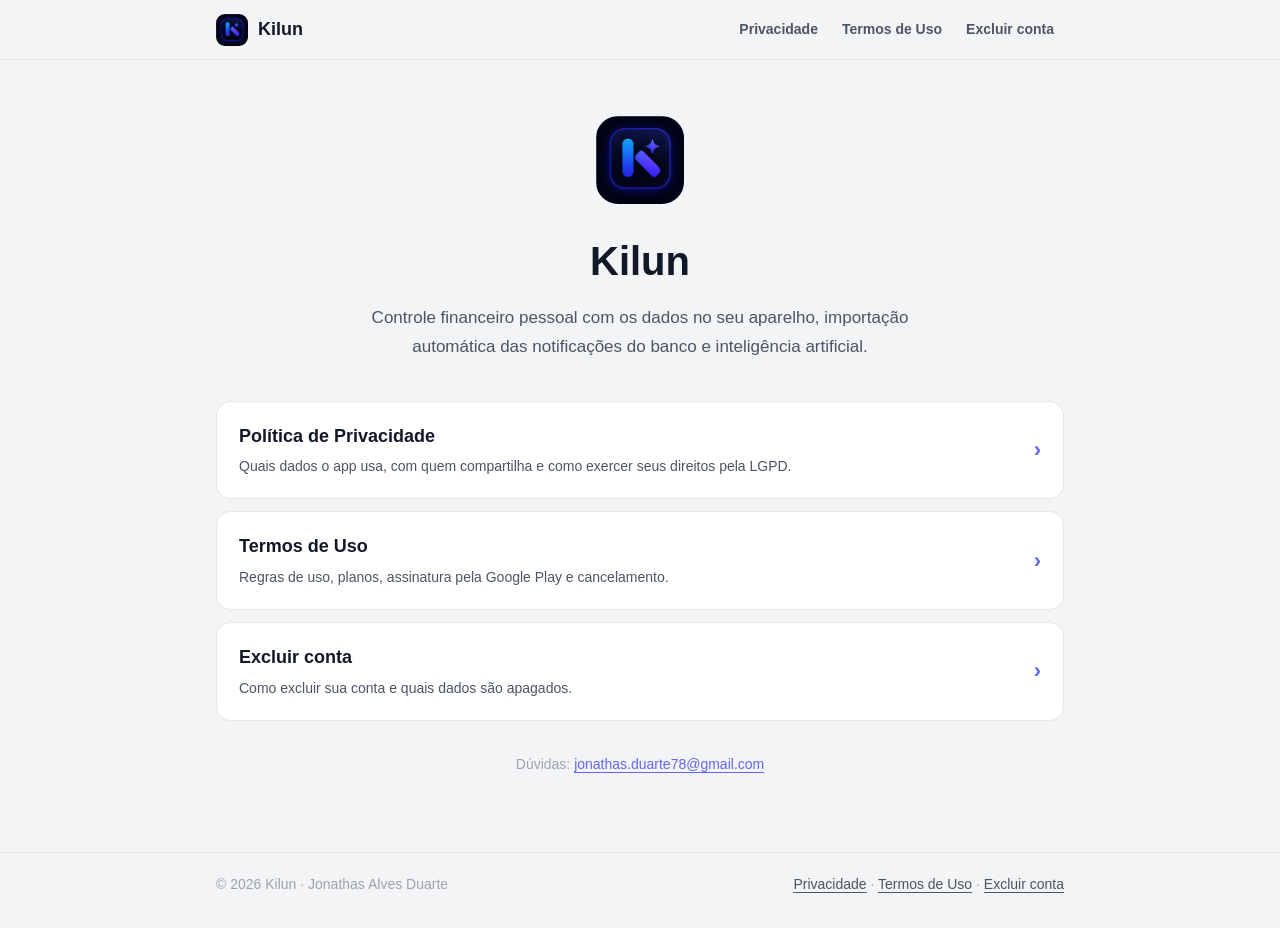
<file: index.html>
<!DOCTYPE html>
<html lang="pt-BR">
<head>
  <meta charset="UTF-8">
  <meta name="viewport" content="width=device-width, initial-scale=1.0">
  <meta name="description" content="Documentos do Kilun: Política de Privacidade, Termos de Uso e exclusão de conta.">
  <title>Kilun · Documentos</title>
  <link rel="icon" href="assets/icon.png">
  <link rel="stylesheet" href="assets/styles.css">
</head>
<body>
  <header class="site-header">
    <div class="inner">
      <a class="brand" href="index.html"><img src="assets/icon.png" alt="">Kilun</a>
      <nav class="site-nav" aria-label="Documentos">
        <a href="privacy.html">Privacidade</a>
        <a href="terms.html">Termos de Uso</a>
        <a href="delete-account.html">Excluir conta</a>
      </nav>
    </div>
  </header>

  <main>
    <div class="hero">
      <img src="assets/icon.png" alt="Ícone do Kilun">
      <h1>Kilun</h1>
      <p>Controle financeiro pessoal com os dados no seu aparelho, importação automática das notificações do banco e inteligência artificial.</p>
    </div>

    <div class="doc-links">
      <a class="card doc-link" href="privacy.html">
        <div>
          <h2>Política de Privacidade</h2>
          <p>Quais dados o app usa, com quem compartilha e como exercer seus direitos pela LGPD.</p>
        </div>
        <span class="arrow" aria-hidden="true">›</span>
      </a>
      <a class="card doc-link" href="terms.html">
        <div>
          <h2>Termos de Uso</h2>
          <p>Regras de uso, planos, assinatura pela Google Play e cancelamento.</p>
        </div>
        <span class="arrow" aria-hidden="true">›</span>
      </a>
      <a class="card doc-link" href="delete-account.html">
        <div>
          <h2>Excluir conta</h2>
          <p>Como excluir sua conta e quais dados são apagados.</p>
        </div>
        <span class="arrow" aria-hidden="true">›</span>
      </a>
    </div>

    <p class="meta" style="text-align:center;margin-top:32px">Dúvidas: <a href="mailto:jonathas.duarte78@gmail.com">jonathas.duarte78@gmail.com</a></p>
  </main>

  <footer class="site-footer">
    <div class="inner">
      <span>© 2026 Kilun · Jonathas Alves Duarte</span>
      <span><a href="privacy.html">Privacidade</a> · <a href="terms.html">Termos de Uso</a> · <a href="delete-account.html">Excluir conta</a></span>
    </div>
  </footer>
</body>
</html>
</file>
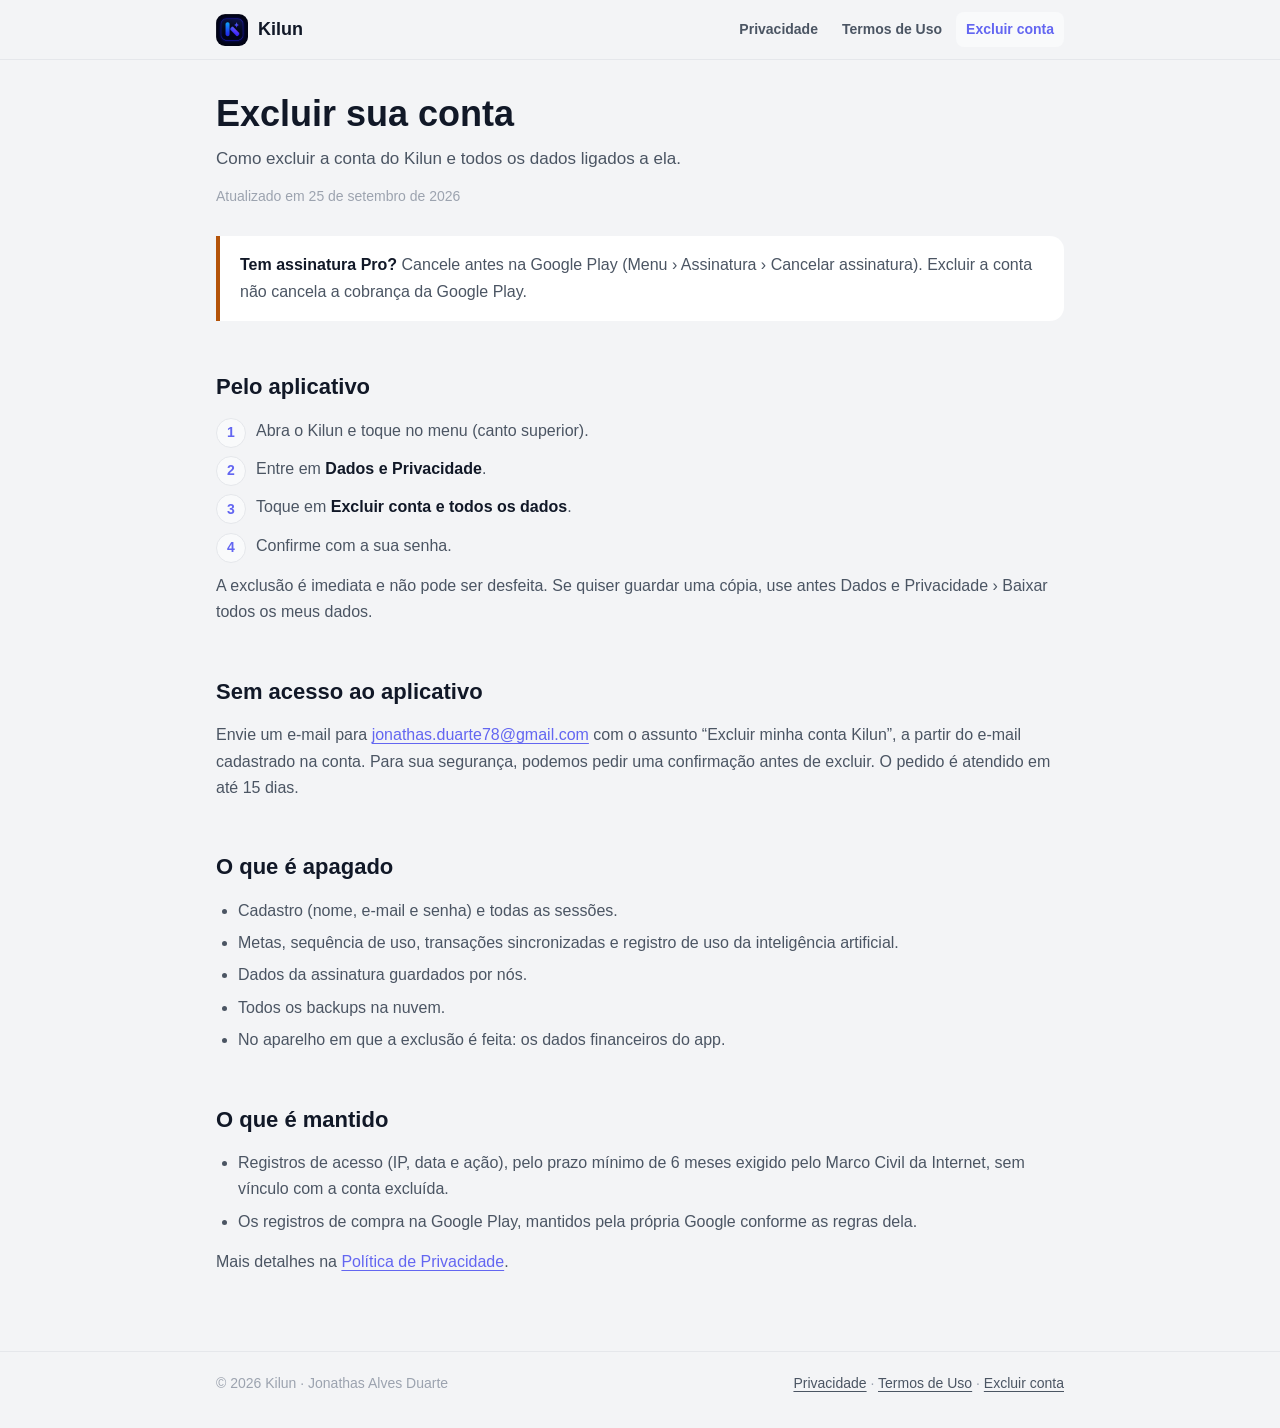
<file: delete-account.html>
<!DOCTYPE html>
<html lang="pt-BR">
<head>
  <meta charset="UTF-8">
  <meta name="viewport" content="width=device-width, initial-scale=1.0">
  <meta name="description" content="Como excluir sua conta do Kilun e quais dados são apagados.">
  <title>Excluir conta · Kilun</title>
  <link rel="icon" href="assets/icon.png">
  <link rel="stylesheet" href="assets/styles.css">
</head>
<body>
  <header class="site-header">
    <div class="inner">
      <a class="brand" href="index.html"><img src="assets/icon.png" alt="">Kilun</a>
      <nav class="site-nav" aria-label="Documentos">
        <a href="privacy.html">Privacidade</a>
        <a href="terms.html">Termos de Uso</a>
        <a href="delete-account.html" aria-current="page">Excluir conta</a>
      </nav>
    </div>
  </header>

  <main>
    <div class="doc-header">
      <h1>Excluir sua conta</h1>
      <p class="lead">Como excluir a conta do Kilun e todos os dados ligados a ela.</p>
      <p class="meta">Atualizado em 25 de setembro de 2026</p>
    </div>

    <div class="callout warning">
      <p><strong>Tem assinatura Pro?</strong> Cancele antes na Google Play (Menu › Assinatura › Cancelar assinatura). Excluir a conta não cancela a cobrança da Google Play.</p>
    </div>

    <section>
      <h2>Pelo aplicativo</h2>
      <ol class="steps">
        <li>Abra o Kilun e toque no menu (canto superior).</li>
        <li>Entre em <strong>Dados e Privacidade</strong>.</li>
        <li>Toque em <strong>Excluir conta e todos os dados</strong>.</li>
        <li>Confirme com a sua senha.</li>
      </ol>
      <p>A exclusão é imediata e não pode ser desfeita. Se quiser guardar uma cópia, use antes Dados e Privacidade › Baixar todos os meus dados.</p>
    </section>

    <section>
      <h2>Sem acesso ao aplicativo</h2>
      <p>Envie um e-mail para <a href="mailto:jonathas.duarte78@gmail.com?subject=Excluir%20minha%20conta%20Kilun">jonathas.duarte78@gmail.com</a> com o assunto “Excluir minha conta Kilun”, a partir do e-mail cadastrado na conta. Para sua segurança, podemos pedir uma confirmação antes de excluir. O pedido é atendido em até 15 dias.</p>
    </section>

    <section>
      <h2>O que é apagado</h2>
      <ul>
        <li>Cadastro (nome, e-mail e senha) e todas as sessões.</li>
        <li>Metas, sequência de uso, transações sincronizadas e registro de uso da inteligência artificial.</li>
        <li>Dados da assinatura guardados por nós.</li>
        <li>Todos os backups na nuvem.</li>
        <li>No aparelho em que a exclusão é feita: os dados financeiros do app.</li>
      </ul>

      <h2>O que é mantido</h2>
      <ul>
        <li>Registros de acesso (IP, data e ação), pelo prazo mínimo de 6 meses exigido pelo Marco Civil da Internet, sem vínculo com a conta excluída.</li>
        <li>Os registros de compra na Google Play, mantidos pela própria Google conforme as regras dela.</li>
      </ul>
      <p>Mais detalhes na <a href="privacy.html#retencao">Política de Privacidade</a>.</p>
    </section>
  </main>

  <footer class="site-footer">
    <div class="inner">
      <span>© 2026 Kilun · Jonathas Alves Duarte</span>
      <span><a href="privacy.html">Privacidade</a> · <a href="terms.html">Termos de Uso</a> · <a href="delete-account.html">Excluir conta</a></span>
    </div>
  </footer>
</body>
</html>
</file>
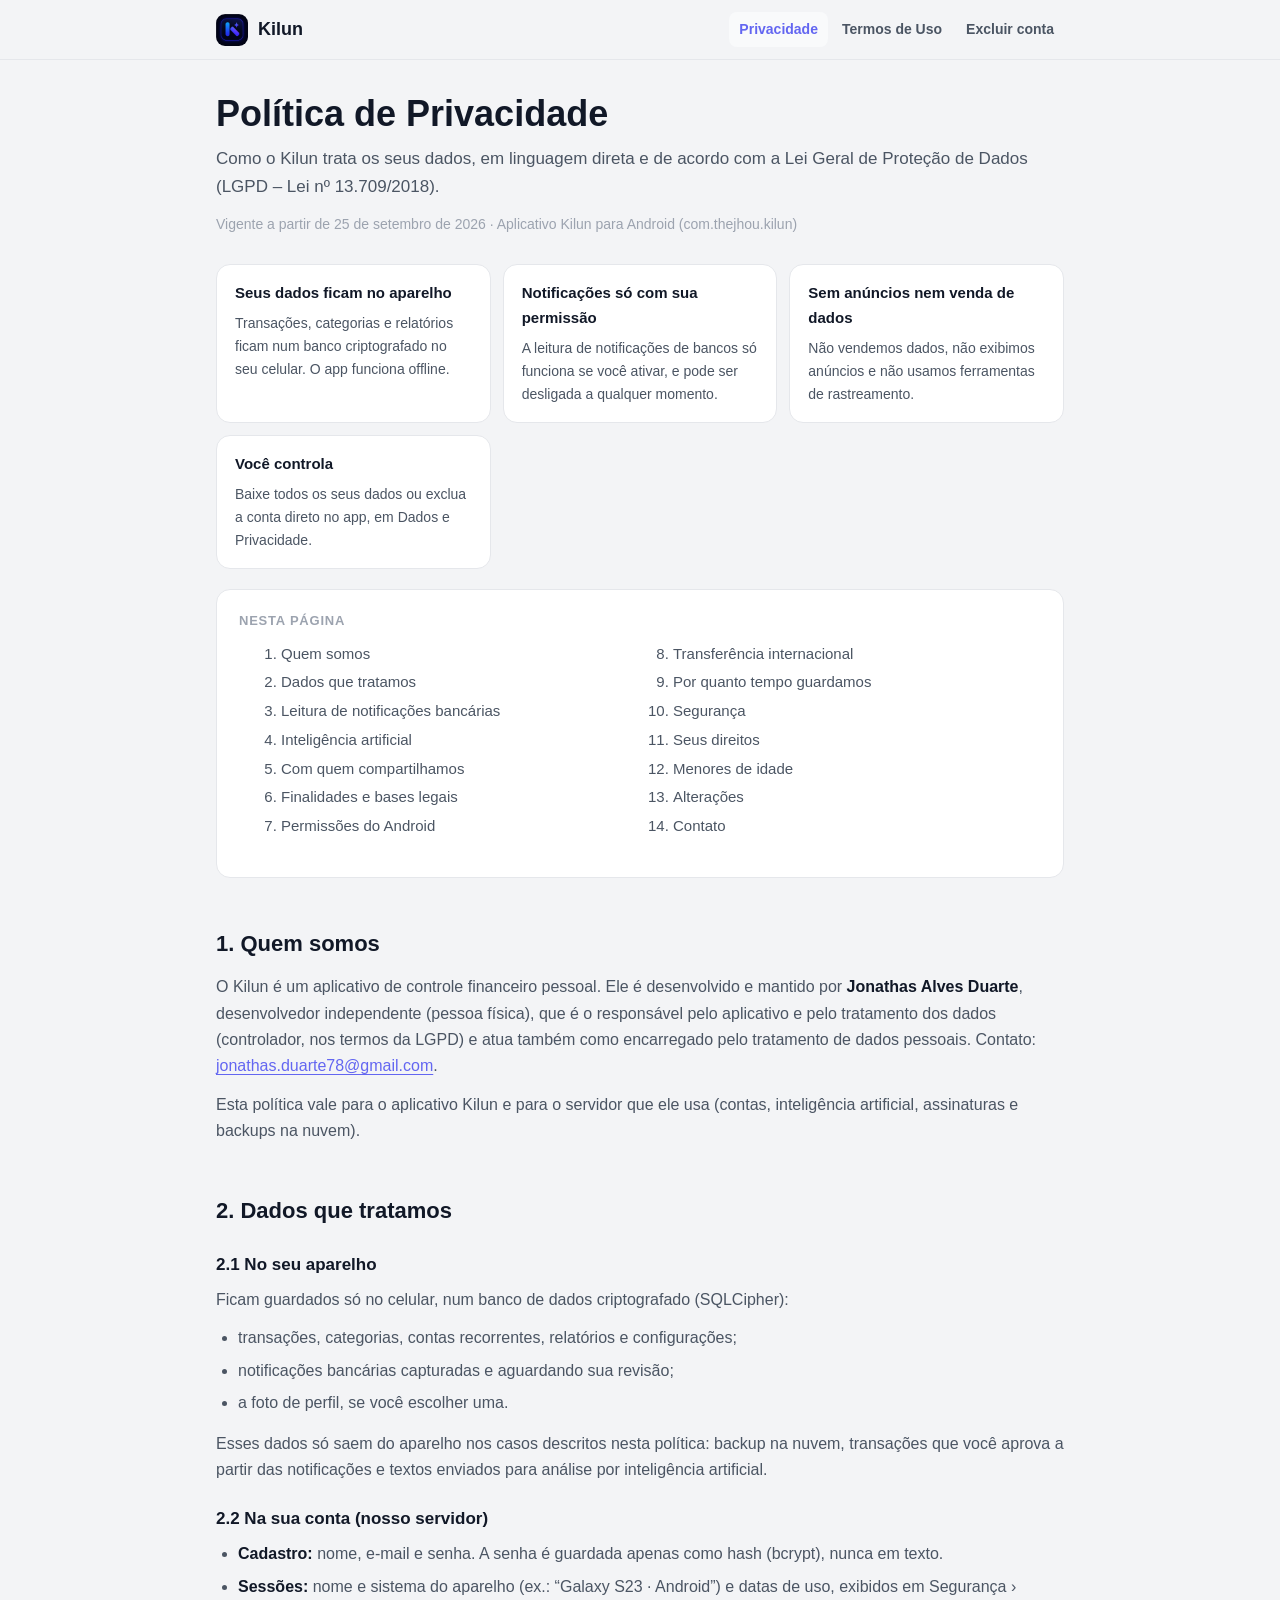
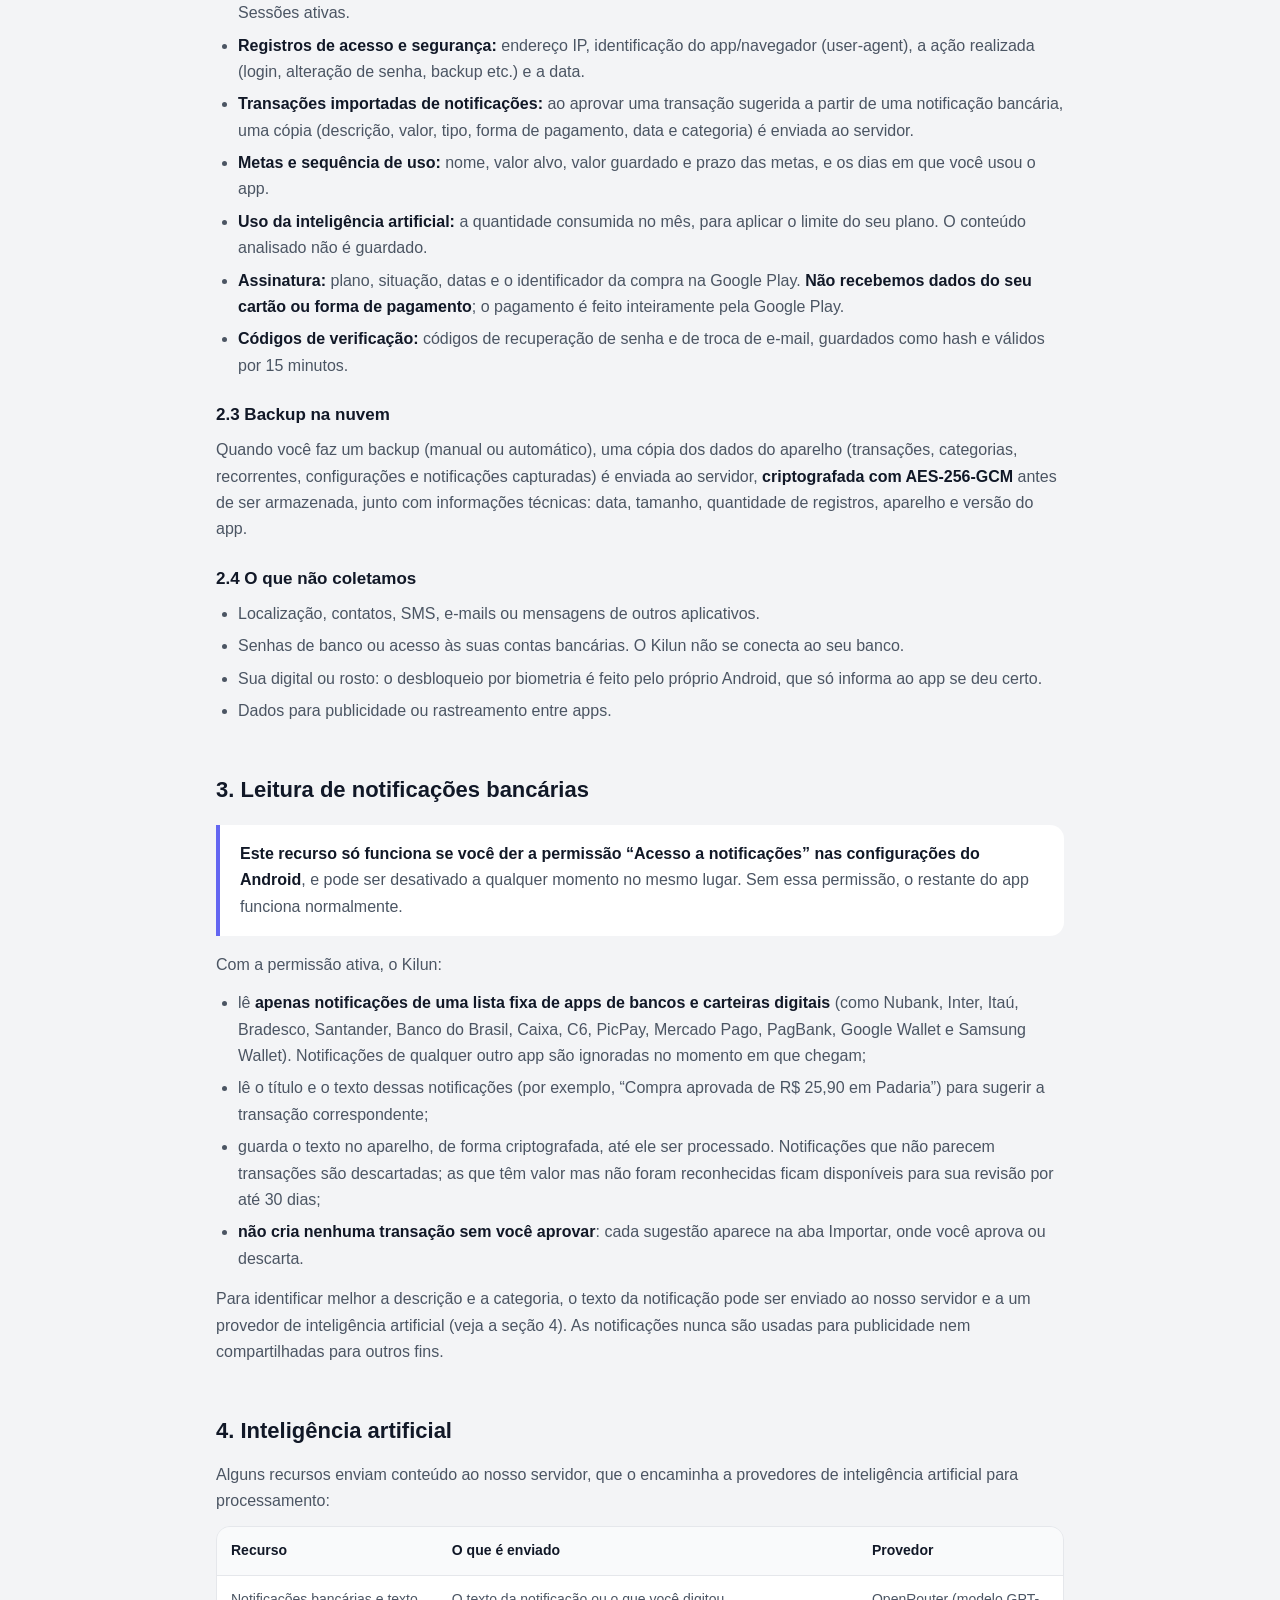
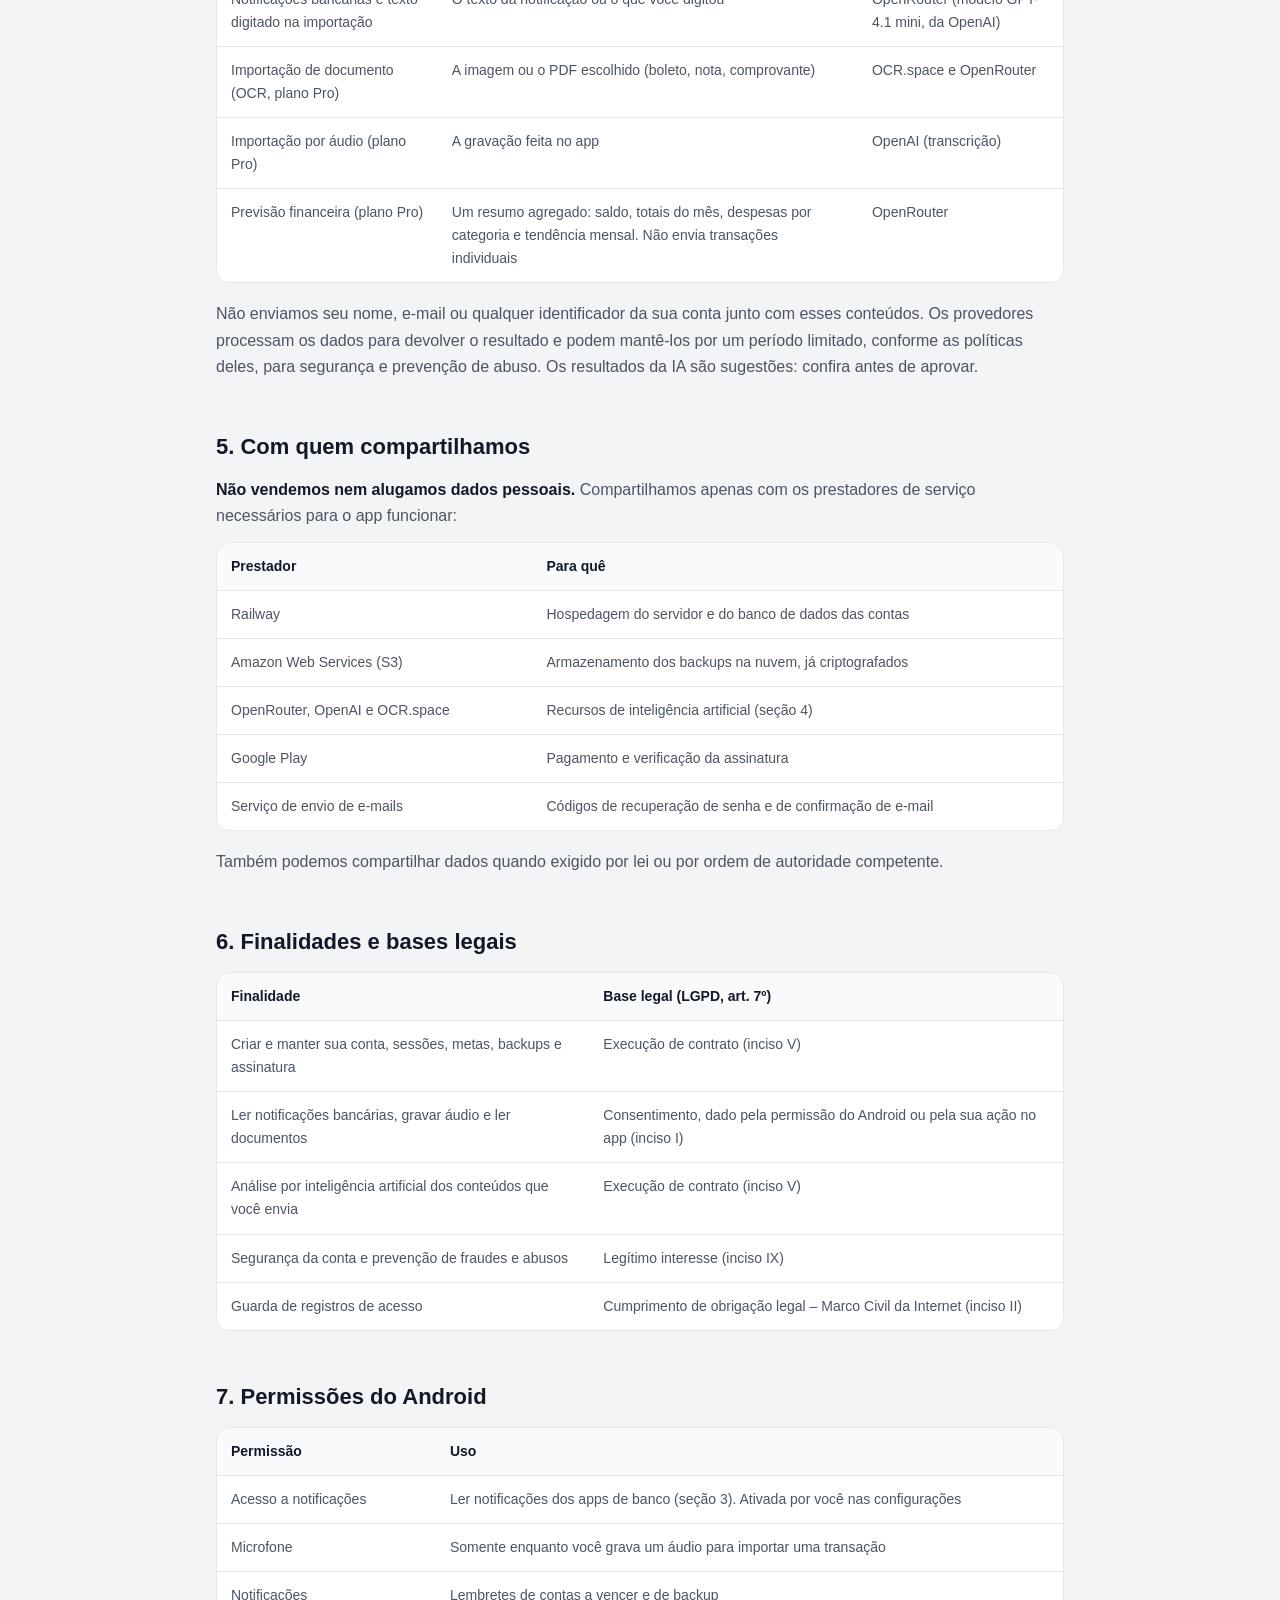
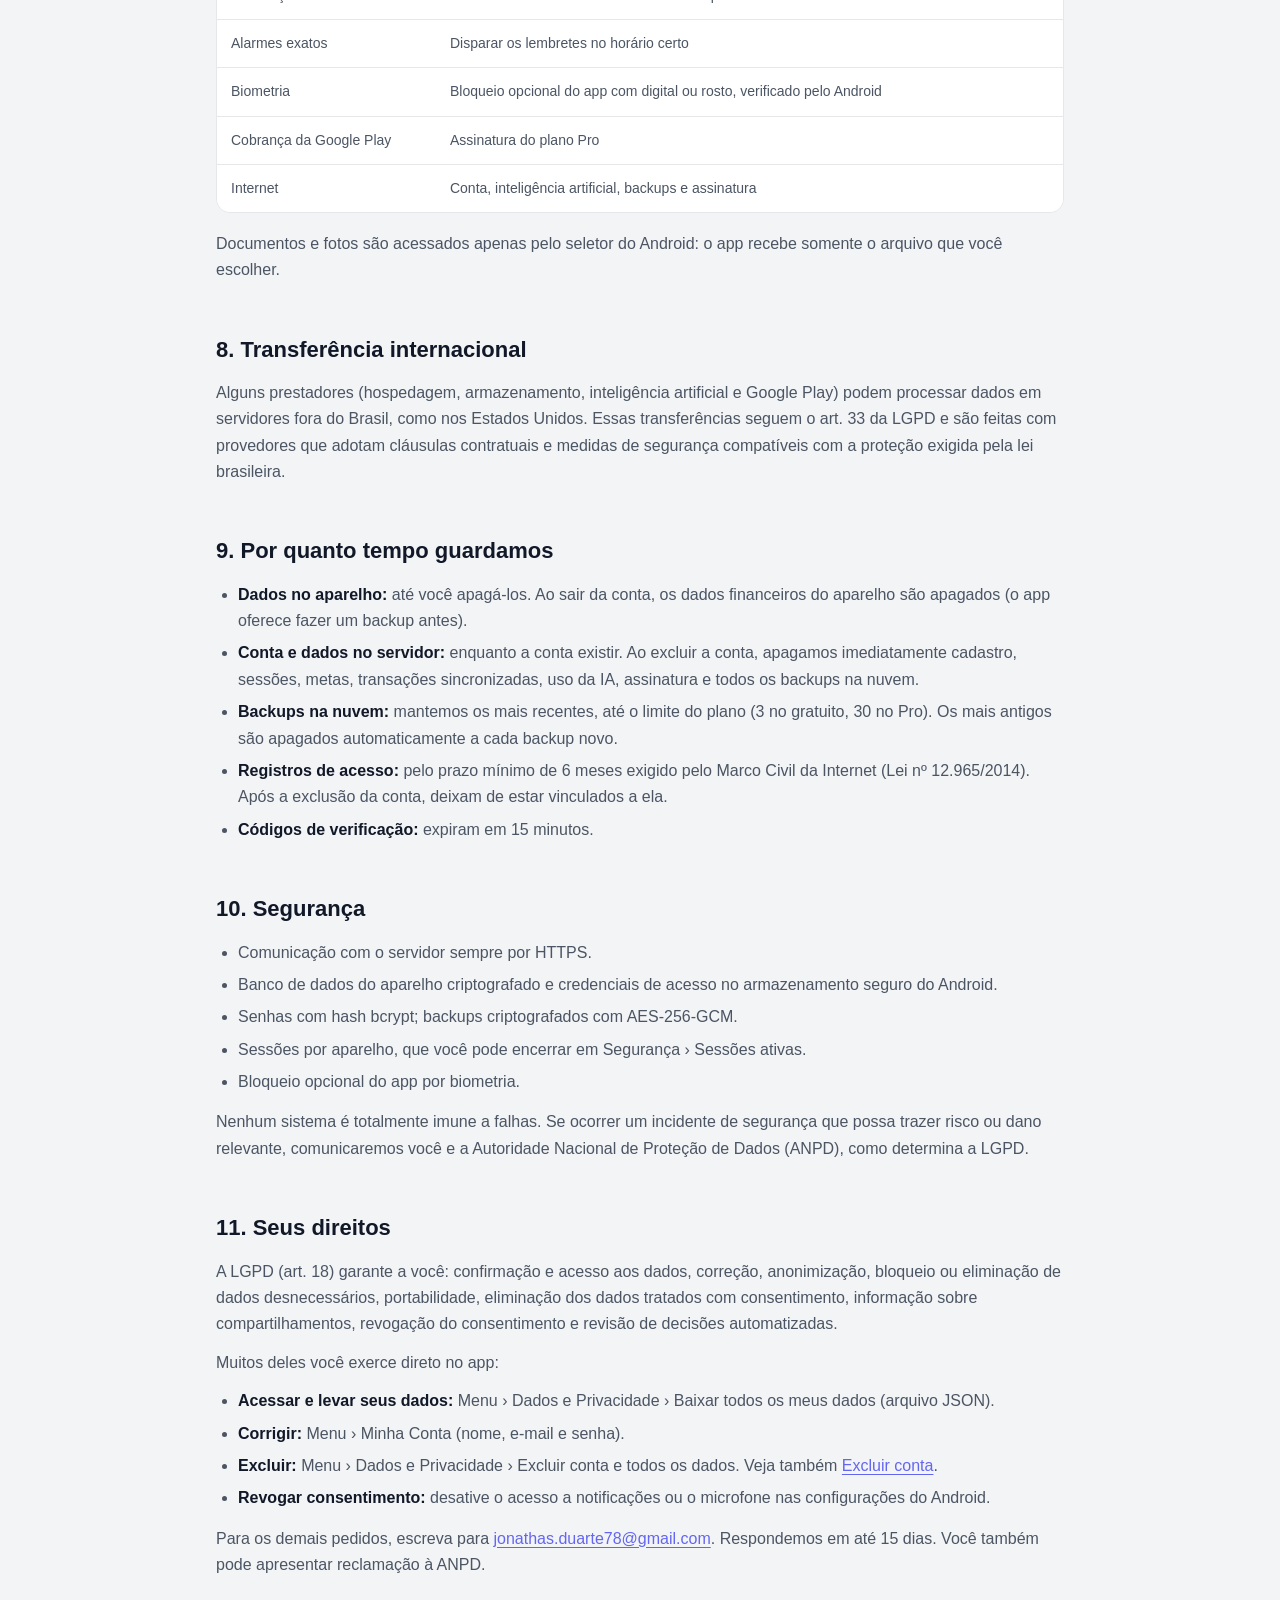
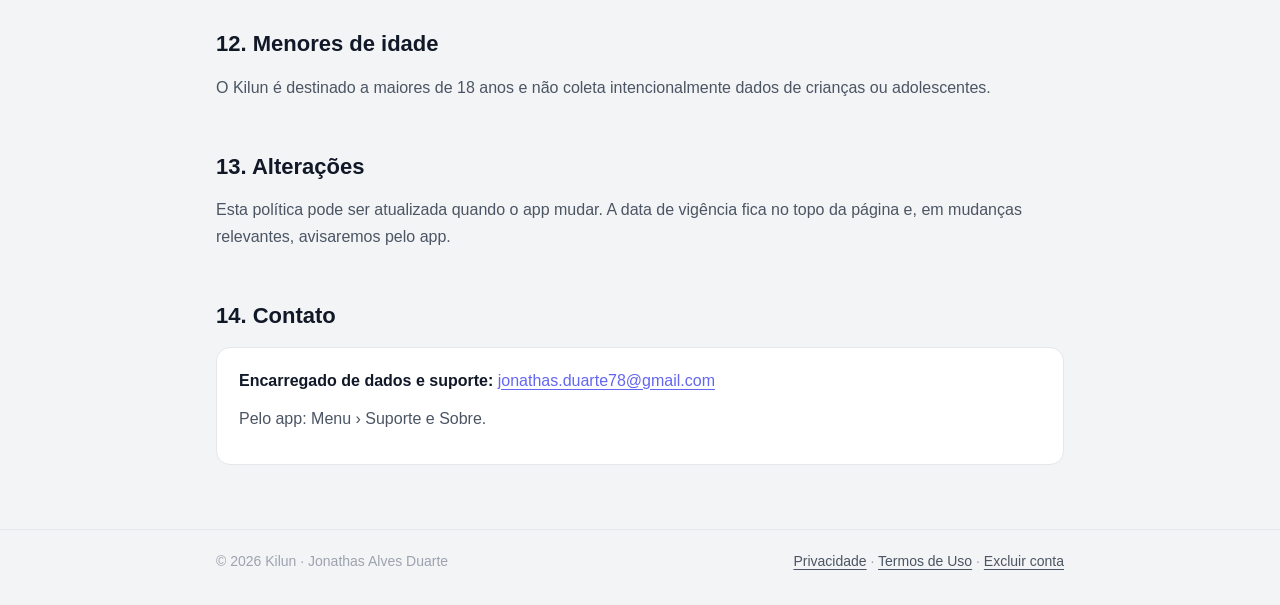
<file: privacy.html>
<!DOCTYPE html>
<html lang="pt-BR">
<head>
  <meta charset="UTF-8">
  <meta name="viewport" content="width=device-width, initial-scale=1.0">
  <meta name="description" content="Política de Privacidade do Kilun: quais dados o app usa, para quê, com quem compartilha e como exercer seus direitos (LGPD).">
  <title>Política de Privacidade · Kilun</title>
  <link rel="icon" href="assets/icon.png">
  <link rel="stylesheet" href="assets/styles.css">
</head>
<body>
  <header class="site-header">
    <div class="inner">
      <a class="brand" href="index.html"><img src="assets/icon.png" alt="">Kilun</a>
      <nav class="site-nav" aria-label="Documentos">
        <a href="privacy.html" aria-current="page">Privacidade</a>
        <a href="terms.html">Termos de Uso</a>
        <a href="delete-account.html">Excluir conta</a>
      </nav>
    </div>
  </header>

  <main>
    <div class="doc-header">
      <h1>Política de Privacidade</h1>
      <p class="lead">Como o Kilun trata os seus dados, em linguagem direta e de acordo com a Lei Geral de Proteção de Dados (LGPD – Lei nº 13.709/2018).</p>
      <p class="meta">Vigente a partir de 25 de setembro de 2026 · Aplicativo Kilun para Android (com.thejhou.kilun)</p>
    </div>

    <div class="summary">
      <div class="card"><h3>Seus dados ficam no aparelho</h3><p>Transações, categorias e relatórios ficam num banco criptografado no seu celular. O app funciona offline.</p></div>
      <div class="card"><h3>Notificações só com sua permissão</h3><p>A leitura de notificações de bancos só funciona se você ativar, e pode ser desligada a qualquer momento.</p></div>
      <div class="card"><h3>Sem anúncios nem venda de dados</h3><p>Não vendemos dados, não exibimos anúncios e não usamos ferramentas de rastreamento.</p></div>
      <div class="card"><h3>Você controla</h3><p>Baixe todos os seus dados ou exclua a conta direto no app, em Dados e Privacidade.</p></div>
    </div>

    <nav class="card toc" aria-label="Sumário">
      <h2>Nesta página</h2>
      <ol>
        <li><a href="#quem-somos">Quem somos</a></li>
        <li><a href="#dados">Dados que tratamos</a></li>
        <li><a href="#notificacoes">Leitura de notificações bancárias</a></li>
        <li><a href="#ia">Inteligência artificial</a></li>
        <li><a href="#terceiros">Com quem compartilhamos</a></li>
        <li><a href="#finalidades">Finalidades e bases legais</a></li>
        <li><a href="#permissoes">Permissões do Android</a></li>
        <li><a href="#internacional">Transferência internacional</a></li>
        <li><a href="#retencao">Por quanto tempo guardamos</a></li>
        <li><a href="#seguranca">Segurança</a></li>
        <li><a href="#direitos">Seus direitos</a></li>
        <li><a href="#menores">Menores de idade</a></li>
        <li><a href="#alteracoes">Alterações</a></li>
        <li><a href="#contato">Contato</a></li>
      </ol>
    </nav>

    <section id="quem-somos">
      <h2>1. Quem somos</h2>
      <p>O Kilun é um aplicativo de controle financeiro pessoal. Ele é desenvolvido e mantido por <strong>Jonathas Alves Duarte</strong>, desenvolvedor independente (pessoa física), que é o responsável pelo aplicativo e pelo tratamento dos dados (controlador, nos termos da LGPD) e atua também como encarregado pelo tratamento de dados pessoais. Contato: <a href="mailto:jonathas.duarte78@gmail.com">jonathas.duarte78@gmail.com</a>.</p>
      <p>Esta política vale para o aplicativo Kilun e para o servidor que ele usa (contas, inteligência artificial, assinaturas e backups na nuvem).</p>
    </section>

    <section id="dados">
      <h2>2. Dados que tratamos</h2>

      <h3>2.1 No seu aparelho</h3>
      <p>Ficam guardados só no celular, num banco de dados criptografado (SQLCipher):</p>
      <ul>
        <li>transações, categorias, contas recorrentes, relatórios e configurações;</li>
        <li>notificações bancárias capturadas e aguardando sua revisão;</li>
        <li>a foto de perfil, se você escolher uma.</li>
      </ul>
      <p>Esses dados só saem do aparelho nos casos descritos nesta política: backup na nuvem, transações que você aprova a partir das notificações e textos enviados para análise por inteligência artificial.</p>

      <h3>2.2 Na sua conta (nosso servidor)</h3>
      <ul>
        <li><strong>Cadastro:</strong> nome, e-mail e senha. A senha é guardada apenas como hash (bcrypt), nunca em texto.</li>
        <li><strong>Sessões:</strong> nome e sistema do aparelho (ex.: “Galaxy S23 · Android”) e datas de uso, exibidos em Segurança › Sessões ativas.</li>
        <li><strong>Registros de acesso e segurança:</strong> endereço IP, identificação do app/navegador (user-agent), a ação realizada (login, alteração de senha, backup etc.) e a data.</li>
        <li><strong>Transações importadas de notificações:</strong> ao aprovar uma transação sugerida a partir de uma notificação bancária, uma cópia (descrição, valor, tipo, forma de pagamento, data e categoria) é enviada ao servidor.</li>
        <li><strong>Metas e sequência de uso:</strong> nome, valor alvo, valor guardado e prazo das metas, e os dias em que você usou o app.</li>
        <li><strong>Uso da inteligência artificial:</strong> a quantidade consumida no mês, para aplicar o limite do seu plano. O conteúdo analisado não é guardado.</li>
        <li><strong>Assinatura:</strong> plano, situação, datas e o identificador da compra na Google Play. <strong>Não recebemos dados do seu cartão ou forma de pagamento</strong>; o pagamento é feito inteiramente pela Google Play.</li>
        <li><strong>Códigos de verificação:</strong> códigos de recuperação de senha e de troca de e-mail, guardados como hash e válidos por 15 minutos.</li>
      </ul>

      <h3>2.3 Backup na nuvem</h3>
      <p>Quando você faz um backup (manual ou automático), uma cópia dos dados do aparelho (transações, categorias, recorrentes, configurações e notificações capturadas) é enviada ao servidor, <strong>criptografada com AES-256-GCM</strong> antes de ser armazenada, junto com informações técnicas: data, tamanho, quantidade de registros, aparelho e versão do app.</p>

      <h3>2.4 O que não coletamos</h3>
      <ul>
        <li>Localização, contatos, SMS, e-mails ou mensagens de outros aplicativos.</li>
        <li>Senhas de banco ou acesso às suas contas bancárias. O Kilun não se conecta ao seu banco.</li>
        <li>Sua digital ou rosto: o desbloqueio por biometria é feito pelo próprio Android, que só informa ao app se deu certo.</li>
        <li>Dados para publicidade ou rastreamento entre apps.</li>
      </ul>
    </section>

    <section id="notificacoes">
      <h2>3. Leitura de notificações bancárias</h2>
      <div class="callout">
        <p><strong>Este recurso só funciona se você der a permissão “Acesso a notificações” nas configurações do Android</strong>, e pode ser desativado a qualquer momento no mesmo lugar. Sem essa permissão, o restante do app funciona normalmente.</p>
      </div>
      <p>Com a permissão ativa, o Kilun:</p>
      <ul>
        <li>lê <strong>apenas notificações de uma lista fixa de apps de bancos e carteiras digitais</strong> (como Nubank, Inter, Itaú, Bradesco, Santander, Banco do Brasil, Caixa, C6, PicPay, Mercado Pago, PagBank, Google Wallet e Samsung Wallet). Notificações de qualquer outro app são ignoradas no momento em que chegam;</li>
        <li>lê o título e o texto dessas notificações (por exemplo, “Compra aprovada de R$ 25,90 em Padaria”) para sugerir a transação correspondente;</li>
        <li>guarda o texto no aparelho, de forma criptografada, até ele ser processado. Notificações que não parecem transações são descartadas; as que têm valor mas não foram reconhecidas ficam disponíveis para sua revisão por até 30 dias;</li>
        <li><strong>não cria nenhuma transação sem você aprovar</strong>: cada sugestão aparece na aba Importar, onde você aprova ou descarta.</li>
      </ul>
      <p>Para identificar melhor a descrição e a categoria, o texto da notificação pode ser enviado ao nosso servidor e a um provedor de inteligência artificial (veja a seção 4). As notificações nunca são usadas para publicidade nem compartilhadas para outros fins.</p>
    </section>

    <section id="ia">
      <h2>4. Inteligência artificial</h2>
      <p>Alguns recursos enviam conteúdo ao nosso servidor, que o encaminha a provedores de inteligência artificial para processamento:</p>
      <div class="table-wrap">
        <table>
          <thead><tr><th>Recurso</th><th>O que é enviado</th><th>Provedor</th></tr></thead>
          <tbody>
            <tr><td>Notificações bancárias e texto digitado na importação</td><td>O texto da notificação ou o que você digitou</td><td>OpenRouter (modelo GPT-4.1 mini, da OpenAI)</td></tr>
            <tr><td>Importação de documento (OCR, plano Pro)</td><td>A imagem ou o PDF escolhido (boleto, nota, comprovante)</td><td>OCR.space e OpenRouter</td></tr>
            <tr><td>Importação por áudio (plano Pro)</td><td>A gravação feita no app</td><td>OpenAI (transcrição)</td></tr>
            <tr><td>Previsão financeira (plano Pro)</td><td>Um resumo agregado: saldo, totais do mês, despesas por categoria e tendência mensal. Não envia transações individuais</td><td>OpenRouter</td></tr>
          </tbody>
        </table>
      </div>
      <p>Não enviamos seu nome, e-mail ou qualquer identificador da sua conta junto com esses conteúdos. Os provedores processam os dados para devolver o resultado e podem mantê-los por um período limitado, conforme as políticas deles, para segurança e prevenção de abuso. Os resultados da IA são sugestões: confira antes de aprovar.</p>
    </section>

    <section id="terceiros">
      <h2>5. Com quem compartilhamos</h2>
      <p><strong>Não vendemos nem alugamos dados pessoais.</strong> Compartilhamos apenas com os prestadores de serviço necessários para o app funcionar:</p>
      <div class="table-wrap">
        <table>
          <thead><tr><th>Prestador</th><th>Para quê</th></tr></thead>
          <tbody>
            <tr><td>Railway</td><td>Hospedagem do servidor e do banco de dados das contas</td></tr>
            <tr><td>Amazon Web Services (S3)</td><td>Armazenamento dos backups na nuvem, já criptografados</td></tr>
            <tr><td>OpenRouter, OpenAI e OCR.space</td><td>Recursos de inteligência artificial (seção 4)</td></tr>
            <tr><td>Google Play</td><td>Pagamento e verificação da assinatura</td></tr>
            <tr><td>Serviço de envio de e-mails</td><td>Códigos de recuperação de senha e de confirmação de e-mail</td></tr>
          </tbody>
        </table>
      </div>
      <p>Também podemos compartilhar dados quando exigido por lei ou por ordem de autoridade competente.</p>
    </section>

    <section id="finalidades">
      <h2>6. Finalidades e bases legais</h2>
      <div class="table-wrap">
        <table>
          <thead><tr><th>Finalidade</th><th>Base legal (LGPD, art. 7º)</th></tr></thead>
          <tbody>
            <tr><td>Criar e manter sua conta, sessões, metas, backups e assinatura</td><td>Execução de contrato (inciso V)</td></tr>
            <tr><td>Ler notificações bancárias, gravar áudio e ler documentos</td><td>Consentimento, dado pela permissão do Android ou pela sua ação no app (inciso I)</td></tr>
            <tr><td>Análise por inteligência artificial dos conteúdos que você envia</td><td>Execução de contrato (inciso V)</td></tr>
            <tr><td>Segurança da conta e prevenção de fraudes e abusos</td><td>Legítimo interesse (inciso IX)</td></tr>
            <tr><td>Guarda de registros de acesso</td><td>Cumprimento de obrigação legal – Marco Civil da Internet (inciso II)</td></tr>
          </tbody>
        </table>
      </div>
    </section>

    <section id="permissoes">
      <h2>7. Permissões do Android</h2>
      <div class="table-wrap">
        <table>
          <thead><tr><th>Permissão</th><th>Uso</th></tr></thead>
          <tbody>
            <tr><td>Acesso a notificações</td><td>Ler notificações dos apps de banco (seção 3). Ativada por você nas configurações</td></tr>
            <tr><td>Microfone</td><td>Somente enquanto você grava um áudio para importar uma transação</td></tr>
            <tr><td>Notificações</td><td>Lembretes de contas a vencer e de backup</td></tr>
            <tr><td>Alarmes exatos</td><td>Disparar os lembretes no horário certo</td></tr>
            <tr><td>Biometria</td><td>Bloqueio opcional do app com digital ou rosto, verificado pelo Android</td></tr>
            <tr><td>Cobrança da Google Play</td><td>Assinatura do plano Pro</td></tr>
            <tr><td>Internet</td><td>Conta, inteligência artificial, backups e assinatura</td></tr>
          </tbody>
        </table>
      </div>
      <p>Documentos e fotos são acessados apenas pelo seletor do Android: o app recebe somente o arquivo que você escolher.</p>
    </section>

    <section id="internacional">
      <h2>8. Transferência internacional</h2>
      <p>Alguns prestadores (hospedagem, armazenamento, inteligência artificial e Google Play) podem processar dados em servidores fora do Brasil, como nos Estados Unidos. Essas transferências seguem o art. 33 da LGPD e são feitas com provedores que adotam cláusulas contratuais e medidas de segurança compatíveis com a proteção exigida pela lei brasileira.</p>
    </section>

    <section id="retencao">
      <h2>9. Por quanto tempo guardamos</h2>
      <ul>
        <li><strong>Dados no aparelho:</strong> até você apagá-los. Ao sair da conta, os dados financeiros do aparelho são apagados (o app oferece fazer um backup antes).</li>
        <li><strong>Conta e dados no servidor:</strong> enquanto a conta existir. Ao excluir a conta, apagamos imediatamente cadastro, sessões, metas, transações sincronizadas, uso da IA, assinatura e todos os backups na nuvem.</li>
        <li><strong>Backups na nuvem:</strong> mantemos os mais recentes, até o limite do plano (3 no gratuito, 30 no Pro). Os mais antigos são apagados automaticamente a cada backup novo.</li>
        <li><strong>Registros de acesso:</strong> pelo prazo mínimo de 6 meses exigido pelo Marco Civil da Internet (Lei nº 12.965/2014). Após a exclusão da conta, deixam de estar vinculados a ela.</li>
        <li><strong>Códigos de verificação:</strong> expiram em 15 minutos.</li>
      </ul>
    </section>

    <section id="seguranca">
      <h2>10. Segurança</h2>
      <ul>
        <li>Comunicação com o servidor sempre por HTTPS.</li>
        <li>Banco de dados do aparelho criptografado e credenciais de acesso no armazenamento seguro do Android.</li>
        <li>Senhas com hash bcrypt; backups criptografados com AES-256-GCM.</li>
        <li>Sessões por aparelho, que você pode encerrar em Segurança › Sessões ativas.</li>
        <li>Bloqueio opcional do app por biometria.</li>
      </ul>
      <p>Nenhum sistema é totalmente imune a falhas. Se ocorrer um incidente de segurança que possa trazer risco ou dano relevante, comunicaremos você e a Autoridade Nacional de Proteção de Dados (ANPD), como determina a LGPD.</p>
    </section>

    <section id="direitos">
      <h2>11. Seus direitos</h2>
      <p>A LGPD (art. 18) garante a você: confirmação e acesso aos dados, correção, anonimização, bloqueio ou eliminação de dados desnecessários, portabilidade, eliminação dos dados tratados com consentimento, informação sobre compartilhamentos, revogação do consentimento e revisão de decisões automatizadas.</p>
      <p>Muitos deles você exerce direto no app:</p>
      <ul>
        <li><strong>Acessar e levar seus dados:</strong> Menu › Dados e Privacidade › Baixar todos os meus dados (arquivo JSON).</li>
        <li><strong>Corrigir:</strong> Menu › Minha Conta (nome, e-mail e senha).</li>
        <li><strong>Excluir:</strong> Menu › Dados e Privacidade › Excluir conta e todos os dados. Veja também <a href="delete-account.html">Excluir conta</a>.</li>
        <li><strong>Revogar consentimento:</strong> desative o acesso a notificações ou o microfone nas configurações do Android.</li>
      </ul>
      <p>Para os demais pedidos, escreva para <a href="mailto:jonathas.duarte78@gmail.com">jonathas.duarte78@gmail.com</a>. Respondemos em até 15 dias. Você também pode apresentar reclamação à ANPD.</p>
    </section>

    <section id="menores">
      <h2>12. Menores de idade</h2>
      <p>O Kilun é destinado a maiores de 18 anos e não coleta intencionalmente dados de crianças ou adolescentes.</p>
    </section>

    <section id="alteracoes">
      <h2>13. Alterações</h2>
      <p>Esta política pode ser atualizada quando o app mudar. A data de vigência fica no topo da página e, em mudanças relevantes, avisaremos pelo app.</p>
    </section>

    <section id="contato">
      <h2>14. Contato</h2>
      <div class="card">
        <p><strong>Encarregado de dados e suporte:</strong> <a href="mailto:jonathas.duarte78@gmail.com">jonathas.duarte78@gmail.com</a></p>
        <p>Pelo app: Menu › Suporte e Sobre.</p>
      </div>
    </section>
  </main>

  <footer class="site-footer">
    <div class="inner">
      <span>© 2026 Kilun · Jonathas Alves Duarte</span>
      <span><a href="privacy.html">Privacidade</a> · <a href="terms.html">Termos de Uso</a> · <a href="delete-account.html">Excluir conta</a></span>
    </div>
  </footer>
</body>
</html>
</file>
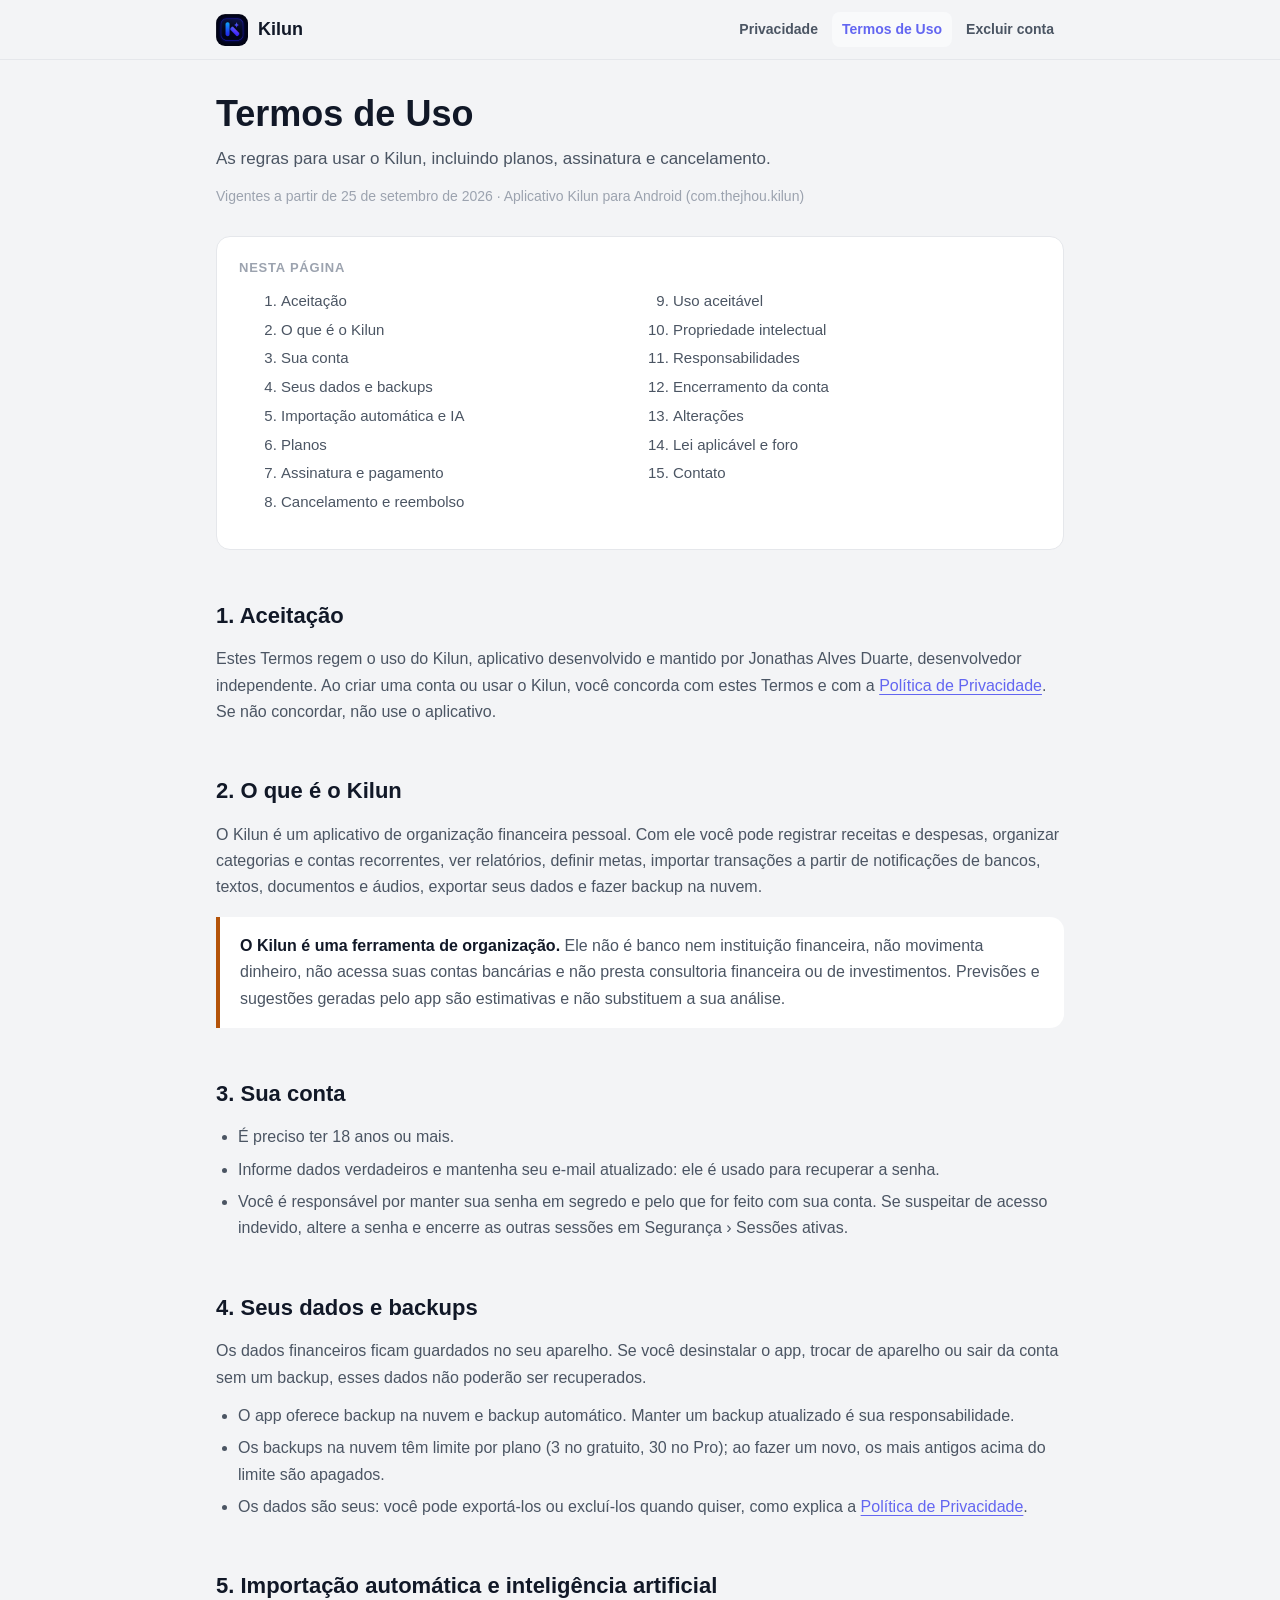
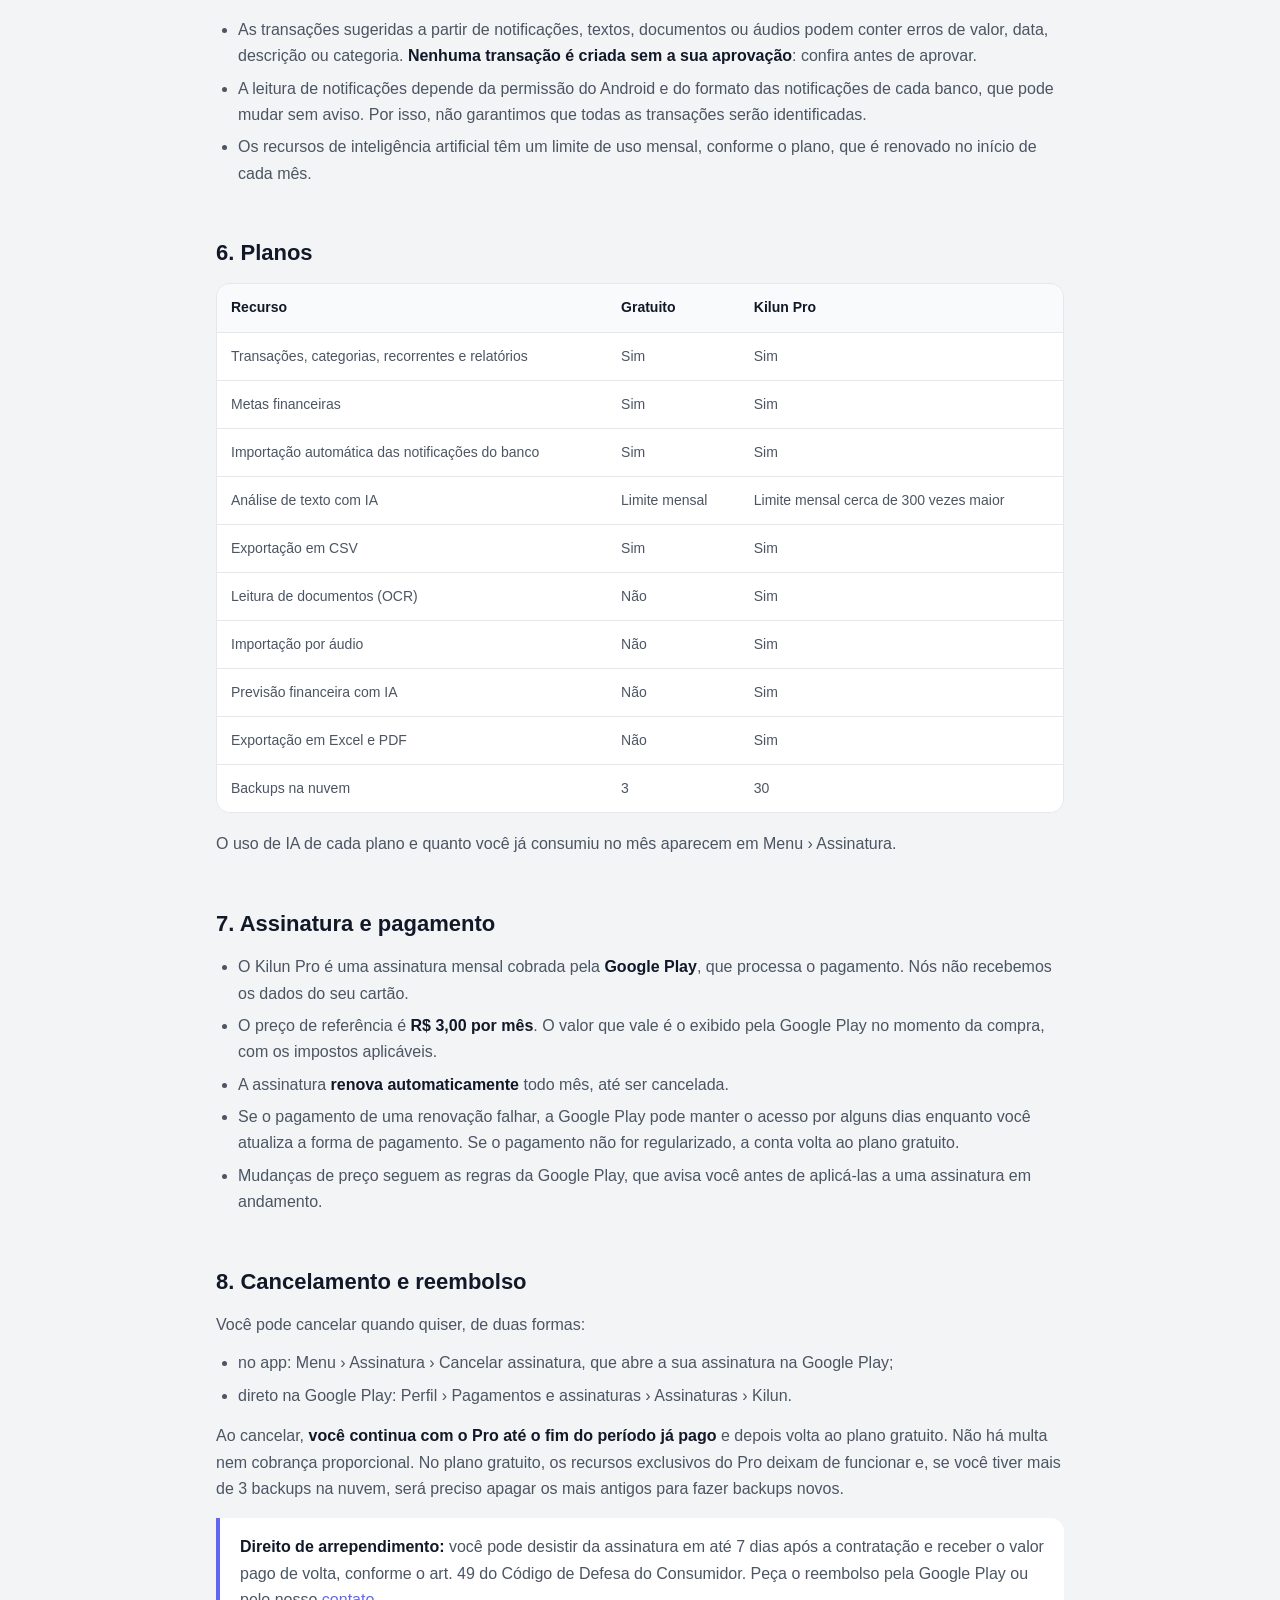
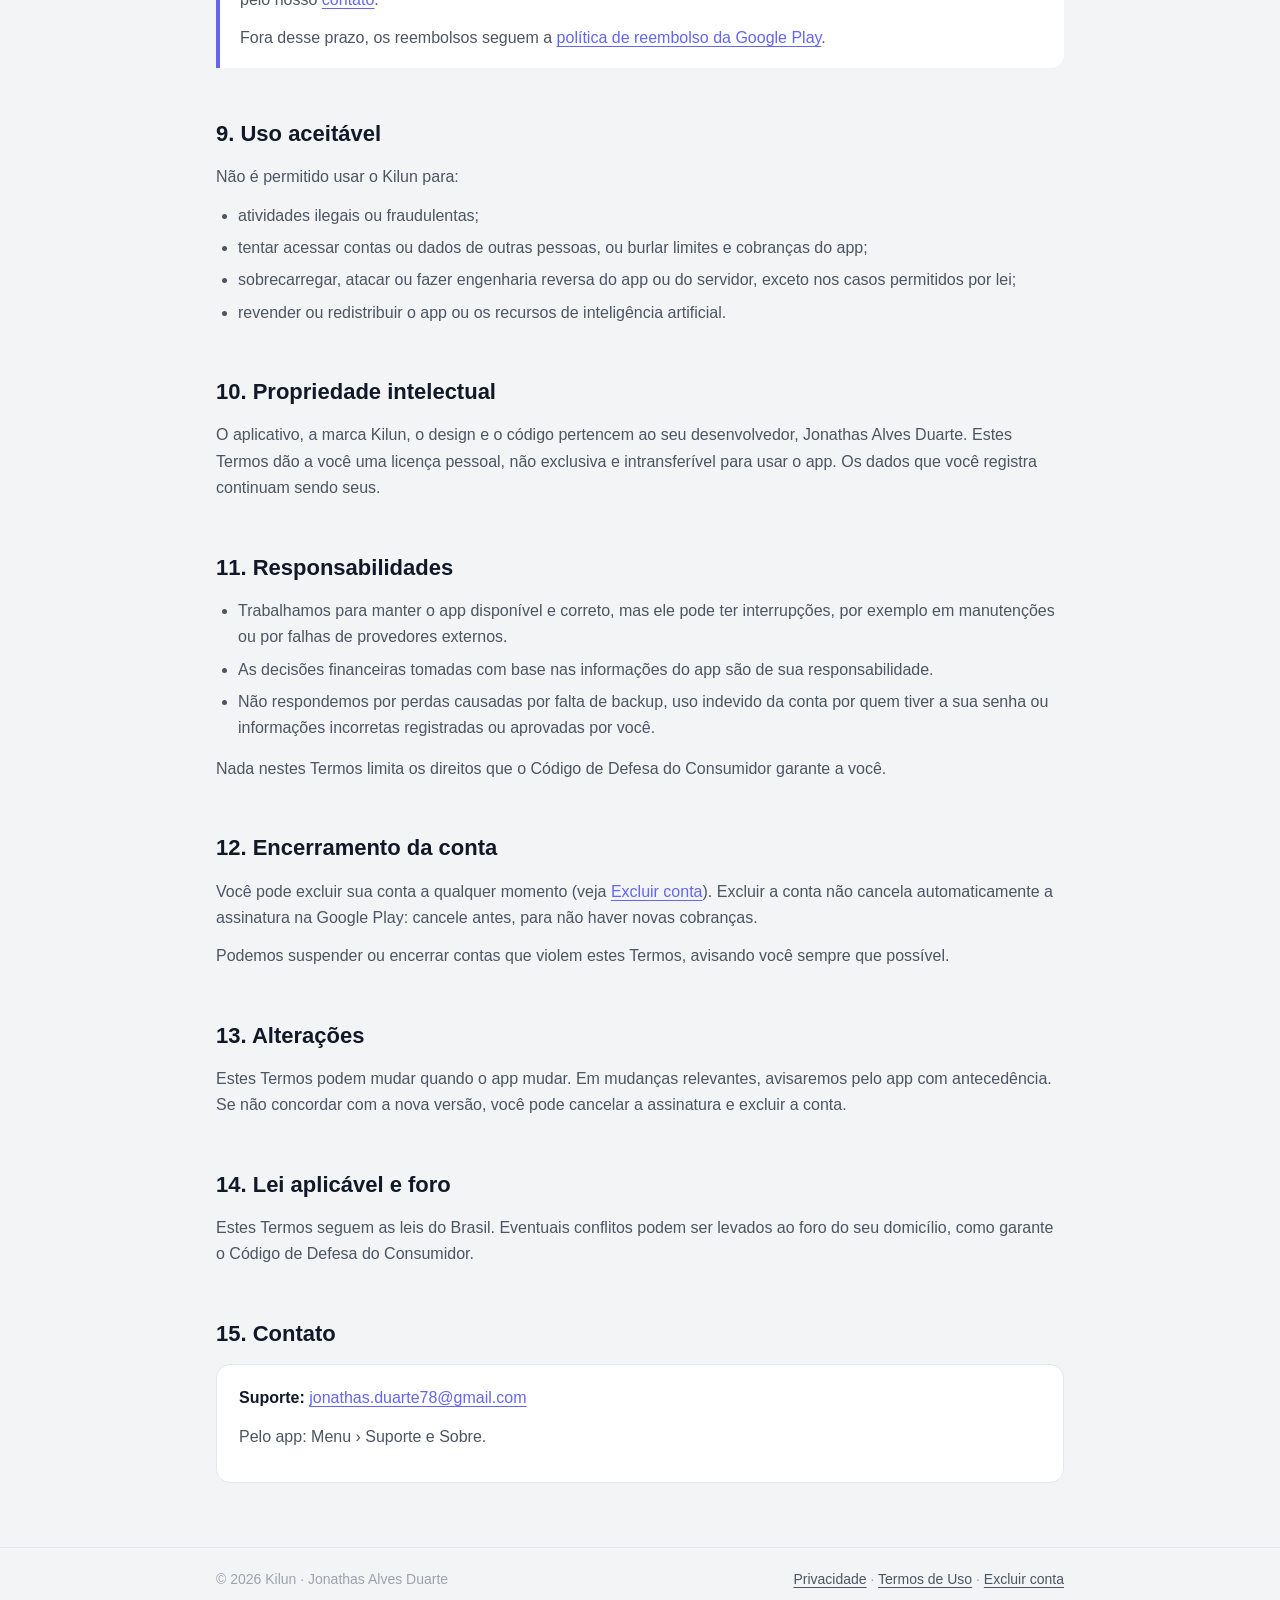
<file: terms.html>
<!DOCTYPE html>
<html lang="pt-BR">
<head>
  <meta charset="UTF-8">
  <meta name="viewport" content="width=device-width, initial-scale=1.0">
  <meta name="description" content="Termos de Uso do Kilun: regras de uso, planos, assinatura pela Google Play, cancelamento e responsabilidades.">
  <title>Termos de Uso · Kilun</title>
  <link rel="icon" href="assets/icon.png">
  <link rel="stylesheet" href="assets/styles.css">
</head>
<body>
  <header class="site-header">
    <div class="inner">
      <a class="brand" href="index.html"><img src="assets/icon.png" alt="">Kilun</a>
      <nav class="site-nav" aria-label="Documentos">
        <a href="privacy.html">Privacidade</a>
        <a href="terms.html" aria-current="page">Termos de Uso</a>
        <a href="delete-account.html">Excluir conta</a>
      </nav>
    </div>
  </header>

  <main>
    <div class="doc-header">
      <h1>Termos de Uso</h1>
      <p class="lead">As regras para usar o Kilun, incluindo planos, assinatura e cancelamento.</p>
      <p class="meta">Vigentes a partir de 25 de setembro de 2026 · Aplicativo Kilun para Android (com.thejhou.kilun)</p>
    </div>

    <nav class="card toc" aria-label="Sumário">
      <h2>Nesta página</h2>
      <ol>
        <li><a href="#aceitacao">Aceitação</a></li>
        <li><a href="#servico">O que é o Kilun</a></li>
        <li><a href="#conta">Sua conta</a></li>
        <li><a href="#dados">Seus dados e backups</a></li>
        <li><a href="#ia">Importação automática e IA</a></li>
        <li><a href="#planos">Planos</a></li>
        <li><a href="#assinatura">Assinatura e pagamento</a></li>
        <li><a href="#cancelamento">Cancelamento e reembolso</a></li>
        <li><a href="#uso">Uso aceitável</a></li>
        <li><a href="#propriedade">Propriedade intelectual</a></li>
        <li><a href="#responsabilidade">Responsabilidades</a></li>
        <li><a href="#encerramento">Encerramento da conta</a></li>
        <li><a href="#alteracoes">Alterações</a></li>
        <li><a href="#lei">Lei aplicável e foro</a></li>
        <li><a href="#contato">Contato</a></li>
      </ol>
    </nav>

    <section id="aceitacao">
      <h2>1. Aceitação</h2>
      <p>Estes Termos regem o uso do Kilun, aplicativo desenvolvido e mantido por Jonathas Alves Duarte, desenvolvedor independente. Ao criar uma conta ou usar o Kilun, você concorda com estes Termos e com a <a href="privacy.html">Política de Privacidade</a>. Se não concordar, não use o aplicativo.</p>
    </section>

    <section id="servico">
      <h2>2. O que é o Kilun</h2>
      <p>O Kilun é um aplicativo de organização financeira pessoal. Com ele você pode registrar receitas e despesas, organizar categorias e contas recorrentes, ver relatórios, definir metas, importar transações a partir de notificações de bancos, textos, documentos e áudios, exportar seus dados e fazer backup na nuvem.</p>
      <div class="callout warning">
        <p><strong>O Kilun é uma ferramenta de organização.</strong> Ele não é banco nem instituição financeira, não movimenta dinheiro, não acessa suas contas bancárias e não presta consultoria financeira ou de investimentos. Previsões e sugestões geradas pelo app são estimativas e não substituem a sua análise.</p>
      </div>
    </section>

    <section id="conta">
      <h2>3. Sua conta</h2>
      <ul>
        <li>É preciso ter 18 anos ou mais.</li>
        <li>Informe dados verdadeiros e mantenha seu e-mail atualizado: ele é usado para recuperar a senha.</li>
        <li>Você é responsável por manter sua senha em segredo e pelo que for feito com sua conta. Se suspeitar de acesso indevido, altere a senha e encerre as outras sessões em Segurança › Sessões ativas.</li>
      </ul>
    </section>

    <section id="dados">
      <h2>4. Seus dados e backups</h2>
      <p>Os dados financeiros ficam guardados no seu aparelho. Se você desinstalar o app, trocar de aparelho ou sair da conta sem um backup, esses dados não poderão ser recuperados.</p>
      <ul>
        <li>O app oferece backup na nuvem e backup automático. Manter um backup atualizado é sua responsabilidade.</li>
        <li>Os backups na nuvem têm limite por plano (3 no gratuito, 30 no Pro); ao fazer um novo, os mais antigos acima do limite são apagados.</li>
        <li>Os dados são seus: você pode exportá-los ou excluí-los quando quiser, como explica a <a href="privacy.html#direitos">Política de Privacidade</a>.</li>
      </ul>
    </section>

    <section id="ia">
      <h2>5. Importação automática e inteligência artificial</h2>
      <ul>
        <li>As transações sugeridas a partir de notificações, textos, documentos ou áudios podem conter erros de valor, data, descrição ou categoria. <strong>Nenhuma transação é criada sem a sua aprovação</strong>: confira antes de aprovar.</li>
        <li>A leitura de notificações depende da permissão do Android e do formato das notificações de cada banco, que pode mudar sem aviso. Por isso, não garantimos que todas as transações serão identificadas.</li>
        <li>Os recursos de inteligência artificial têm um limite de uso mensal, conforme o plano, que é renovado no início de cada mês.</li>
      </ul>
    </section>

    <section id="planos">
      <h2>6. Planos</h2>
      <div class="table-wrap">
        <table>
          <thead><tr><th>Recurso</th><th>Gratuito</th><th>Kilun Pro</th></tr></thead>
          <tbody>
            <tr><td>Transações, categorias, recorrentes e relatórios</td><td>Sim</td><td>Sim</td></tr>
            <tr><td>Metas financeiras</td><td>Sim</td><td>Sim</td></tr>
            <tr><td>Importação automática das notificações do banco</td><td>Sim</td><td>Sim</td></tr>
            <tr><td>Análise de texto com IA</td><td>Limite mensal</td><td>Limite mensal cerca de 300 vezes maior</td></tr>
            <tr><td>Exportação em CSV</td><td>Sim</td><td>Sim</td></tr>
            <tr><td>Leitura de documentos (OCR)</td><td>Não</td><td>Sim</td></tr>
            <tr><td>Importação por áudio</td><td>Não</td><td>Sim</td></tr>
            <tr><td>Previsão financeira com IA</td><td>Não</td><td>Sim</td></tr>
            <tr><td>Exportação em Excel e PDF</td><td>Não</td><td>Sim</td></tr>
            <tr><td>Backups na nuvem</td><td>3</td><td>30</td></tr>
          </tbody>
        </table>
      </div>
      <p>O uso de IA de cada plano e quanto você já consumiu no mês aparecem em Menu › Assinatura.</p>
    </section>

    <section id="assinatura">
      <h2>7. Assinatura e pagamento</h2>
      <ul>
        <li>O Kilun Pro é uma assinatura mensal cobrada pela <strong>Google Play</strong>, que processa o pagamento. Nós não recebemos os dados do seu cartão.</li>
        <li>O preço de referência é <strong>R$ 3,00 por mês</strong>. O valor que vale é o exibido pela Google Play no momento da compra, com os impostos aplicáveis.</li>
        <li>A assinatura <strong>renova automaticamente</strong> todo mês, até ser cancelada.</li>
        <li>Se o pagamento de uma renovação falhar, a Google Play pode manter o acesso por alguns dias enquanto você atualiza a forma de pagamento. Se o pagamento não for regularizado, a conta volta ao plano gratuito.</li>
        <li>Mudanças de preço seguem as regras da Google Play, que avisa você antes de aplicá-las a uma assinatura em andamento.</li>
      </ul>
    </section>

    <section id="cancelamento">
      <h2>8. Cancelamento e reembolso</h2>
      <p>Você pode cancelar quando quiser, de duas formas:</p>
      <ul>
        <li>no app: Menu › Assinatura › Cancelar assinatura, que abre a sua assinatura na Google Play;</li>
        <li>direto na Google Play: Perfil › Pagamentos e assinaturas › Assinaturas › Kilun.</li>
      </ul>
      <p>Ao cancelar, <strong>você continua com o Pro até o fim do período já pago</strong> e depois volta ao plano gratuito. Não há multa nem cobrança proporcional. No plano gratuito, os recursos exclusivos do Pro deixam de funcionar e, se você tiver mais de 3 backups na nuvem, será preciso apagar os mais antigos para fazer backups novos.</p>
      <div class="callout">
        <p><strong>Direito de arrependimento:</strong> você pode desistir da assinatura em até 7 dias após a contratação e receber o valor pago de volta, conforme o art. 49 do Código de Defesa do Consumidor. Peça o reembolso pela Google Play ou pelo nosso <a href="#contato">contato</a>.</p>
        <p>Fora desse prazo, os reembolsos seguem a <a href="https://support.google.com/googleplay/answer/2479637" target="_blank" rel="noopener">política de reembolso da Google Play</a>.</p>
      </div>
    </section>

    <section id="uso">
      <h2>9. Uso aceitável</h2>
      <p>Não é permitido usar o Kilun para:</p>
      <ul>
        <li>atividades ilegais ou fraudulentas;</li>
        <li>tentar acessar contas ou dados de outras pessoas, ou burlar limites e cobranças do app;</li>
        <li>sobrecarregar, atacar ou fazer engenharia reversa do app ou do servidor, exceto nos casos permitidos por lei;</li>
        <li>revender ou redistribuir o app ou os recursos de inteligência artificial.</li>
      </ul>
    </section>

    <section id="propriedade">
      <h2>10. Propriedade intelectual</h2>
      <p>O aplicativo, a marca Kilun, o design e o código pertencem ao seu desenvolvedor, Jonathas Alves Duarte. Estes Termos dão a você uma licença pessoal, não exclusiva e intransferível para usar o app. Os dados que você registra continuam sendo seus.</p>
    </section>

    <section id="responsabilidade">
      <h2>11. Responsabilidades</h2>
      <ul>
        <li>Trabalhamos para manter o app disponível e correto, mas ele pode ter interrupções, por exemplo em manutenções ou por falhas de provedores externos.</li>
        <li>As decisões financeiras tomadas com base nas informações do app são de sua responsabilidade.</li>
        <li>Não respondemos por perdas causadas por falta de backup, uso indevido da conta por quem tiver a sua senha ou informações incorretas registradas ou aprovadas por você.</li>
      </ul>
      <p>Nada nestes Termos limita os direitos que o Código de Defesa do Consumidor garante a você.</p>
    </section>

    <section id="encerramento">
      <h2>12. Encerramento da conta</h2>
      <p>Você pode excluir sua conta a qualquer momento (veja <a href="delete-account.html">Excluir conta</a>). Excluir a conta não cancela automaticamente a assinatura na Google Play: cancele antes, para não haver novas cobranças.</p>
      <p>Podemos suspender ou encerrar contas que violem estes Termos, avisando você sempre que possível.</p>
    </section>

    <section id="alteracoes">
      <h2>13. Alterações</h2>
      <p>Estes Termos podem mudar quando o app mudar. Em mudanças relevantes, avisaremos pelo app com antecedência. Se não concordar com a nova versão, você pode cancelar a assinatura e excluir a conta.</p>
    </section>

    <section id="lei">
      <h2>14. Lei aplicável e foro</h2>
      <p>Estes Termos seguem as leis do Brasil. Eventuais conflitos podem ser levados ao foro do seu domicílio, como garante o Código de Defesa do Consumidor.</p>
    </section>

    <section id="contato">
      <h2>15. Contato</h2>
      <div class="card">
        <p><strong>Suporte:</strong> <a href="mailto:jonathas.duarte78@gmail.com">jonathas.duarte78@gmail.com</a></p>
        <p>Pelo app: Menu › Suporte e Sobre.</p>
      </div>
    </section>
  </main>

  <footer class="site-footer">
    <div class="inner">
      <span>© 2026 Kilun · Jonathas Alves Duarte</span>
      <span><a href="privacy.html">Privacidade</a> · <a href="terms.html">Termos de Uso</a> · <a href="delete-account.html">Excluir conta</a></span>
    </div>
  </footer>
</body>
</html>
</file>
<file: assets/styles.css>
/* Identidade visual do app Kilun (lib/theme.ts): escuro por padrão, claro automático */
:root {
  --bg: #0f0d1b;
  --surface: #1a1730;
  --surface-2: #231f3d;
  --border: #2d2950;
  --primary: #a78bfa;
  --primary-strong: #7c3aed;
  --text: #f1f0f5;
  --text-2: #9d99b3;
  --text-3: #6b6588;
  --success: #34d399;
  --warning: #fbbf24;
  --danger: #f87171;
  --radius: 14px;
  color-scheme: dark;
}

@media (prefers-color-scheme: light) {
  :root {
    --bg: #f3f4f6;
    --surface: #ffffff;
    --surface-2: #f9fafb;
    --border: #e5e7eb;
    --primary: #6366f1;
    --primary-strong: #4f46e5;
    --text: #111827;
    --text-2: #4b5563;
    --text-3: #9ca3af;
    --success: #059669;
    --warning: #b45309;
    --danger: #dc2626;
    color-scheme: light;
  }
}

* { box-sizing: border-box; margin: 0; padding: 0; }

html { scroll-behavior: smooth; }

body {
  background: var(--bg);
  color: var(--text);
  font-family: Inter, -apple-system, BlinkMacSystemFont, "Segoe UI", Roboto, sans-serif;
  font-size: 16px;
  line-height: 1.65;
  -webkit-font-smoothing: antialiased;
}

a { color: var(--primary); text-underline-offset: 3px; }
a:hover { color: var(--primary-strong); }

/* ── Cabeçalho ── */
.site-header {
  position: sticky;
  top: 0;
  z-index: 10;
  background: color-mix(in srgb, var(--bg) 88%, transparent);
  backdrop-filter: blur(10px);
  border-bottom: 1px solid var(--border);
}
.site-header .inner {
  max-width: 880px;
  margin: 0 auto;
  padding: 12px 16px;
  display: flex;
  align-items: center;
  justify-content: space-between;
  gap: 12px;
  flex-wrap: wrap;
}
.brand {
  display: flex;
  align-items: center;
  gap: 10px;
  color: var(--text);
  text-decoration: none;
  font-weight: 800;
  font-size: 18px;
}
.brand img { width: 32px; height: 32px; border-radius: 9px; }
.site-nav { display: flex; gap: 4px; flex-wrap: wrap; }
.site-nav a {
  color: var(--text-2);
  text-decoration: none;
  font-size: 14px;
  font-weight: 600;
  padding: 6px 10px;
  border-radius: 8px;
}
.site-nav a:hover { background: var(--surface); color: var(--text); }
.site-nav a[aria-current="page"] { background: var(--surface-2); color: var(--primary); }

/* ── Conteúdo ── */
main { max-width: 880px; margin: 0 auto; padding: 32px 16px 64px; }

.doc-header { margin-bottom: 28px; }
.doc-header h1 { font-size: clamp(28px, 5vw, 36px); line-height: 1.2; font-weight: 800; }
.doc-header .lead { color: var(--text-2); margin-top: 10px; font-size: 17px; }
.meta { color: var(--text-3); font-size: 14px; margin-top: 8px; }

.card {
  background: var(--surface);
  border: 1px solid var(--border);
  border-radius: var(--radius);
  padding: 20px 22px;
}

.toc { margin-bottom: 28px; }
.toc h2 { font-size: 13px; text-transform: uppercase; letter-spacing: .06em; color: var(--text-3); margin: 0 0 10px; border: 0; padding: 0; }
.toc ol { columns: 2 240px; column-gap: 24px; padding-left: 20px; }
.toc li { margin-bottom: 4px; font-size: 15px; break-inside: avoid; }
.toc a { color: var(--text-2); text-decoration: none; }
.toc a:hover { color: var(--primary); }

section { scroll-margin-top: 80px; }
h2 {
  font-size: 22px;
  font-weight: 800;
  margin: 40px 0 12px;
  padding-top: 8px;
}
h3 { font-size: 17px; font-weight: 700; margin: 22px 0 8px; }
p { margin-bottom: 12px; color: var(--text-2); }
p strong, li strong { color: var(--text); }
ul, ol { margin: 0 0 14px 22px; color: var(--text-2); }
li { margin-bottom: 6px; }

.summary {
  display: grid;
  grid-template-columns: repeat(auto-fit, minmax(220px, 1fr));
  gap: 12px;
  margin: 8px 0 20px;
}
.summary .card { padding: 16px 18px; }
.summary h3 { margin: 0 0 6px; font-size: 15px; }
.summary p { margin: 0; font-size: 14px; }

.callout {
  border-left: 4px solid var(--primary);
  background: var(--surface);
  border-radius: 0 var(--radius) var(--radius) 0;
  padding: 16px 20px;
  margin: 16px 0;
}
.callout.warning { border-left-color: var(--warning); }
.callout p:last-child, .callout ul:last-child { margin-bottom: 0; }

.table-wrap { overflow-x: auto; margin: 12px 0 18px; border: 1px solid var(--border); border-radius: var(--radius); }
table { width: 100%; border-collapse: collapse; font-size: 14px; min-width: 560px; }
th, td { text-align: left; vertical-align: top; padding: 12px 14px; border-bottom: 1px solid var(--border); }
th { background: var(--surface-2); color: var(--text); font-weight: 700; }
td { color: var(--text-2); background: var(--surface); }
tr:last-child td { border-bottom: 0; }

.steps { counter-reset: step; list-style: none; margin-left: 0; }
.steps li { counter-increment: step; position: relative; padding-left: 40px; margin-bottom: 12px; }
.steps li::before {
  content: counter(step);
  position: absolute;
  left: 0;
  top: 0;
  width: 28px;
  height: 28px;
  border-radius: 50%;
  background: var(--surface-2);
  border: 1px solid var(--border);
  color: var(--primary);
  font-weight: 800;
  font-size: 14px;
  display: grid;
  place-items: center;
}

/* ── Página inicial ── */
.hero { text-align: center; padding: 24px 0 8px; }
.hero img { width: 88px; height: 88px; border-radius: 22px; }
.hero h1 { font-size: clamp(30px, 6vw, 40px); font-weight: 800; margin-top: 16px; }
.hero p { color: var(--text-2); font-size: 17px; margin: 10px auto 0; max-width: 560px; }
.doc-links { display: grid; gap: 12px; margin-top: 32px; }
.doc-link {
  display: flex;
  align-items: center;
  justify-content: space-between;
  gap: 16px;
  text-decoration: none;
  color: var(--text);
  transition: border-color .15s, transform .15s;
}
.doc-link:hover { border-color: var(--primary); transform: translateY(-1px); color: var(--text); }
.doc-link h2 { margin: 0 0 4px; padding: 0; font-size: 18px; }
.doc-link p { margin: 0; font-size: 14px; }
.doc-link .arrow { color: var(--primary); font-size: 22px; font-weight: 700; }

/* ── Rodapé ── */
.site-footer { border-top: 1px solid var(--border); }
.site-footer .inner {
  max-width: 880px;
  margin: 0 auto;
  padding: 20px 16px 32px;
  color: var(--text-3);
  font-size: 14px;
  display: flex;
  justify-content: space-between;
  gap: 12px;
  flex-wrap: wrap;
}
.site-footer a { color: var(--text-2); }

@media (max-width: 560px) {
  .card { padding: 16px; }
  h2 { font-size: 20px; }
}
</file>
